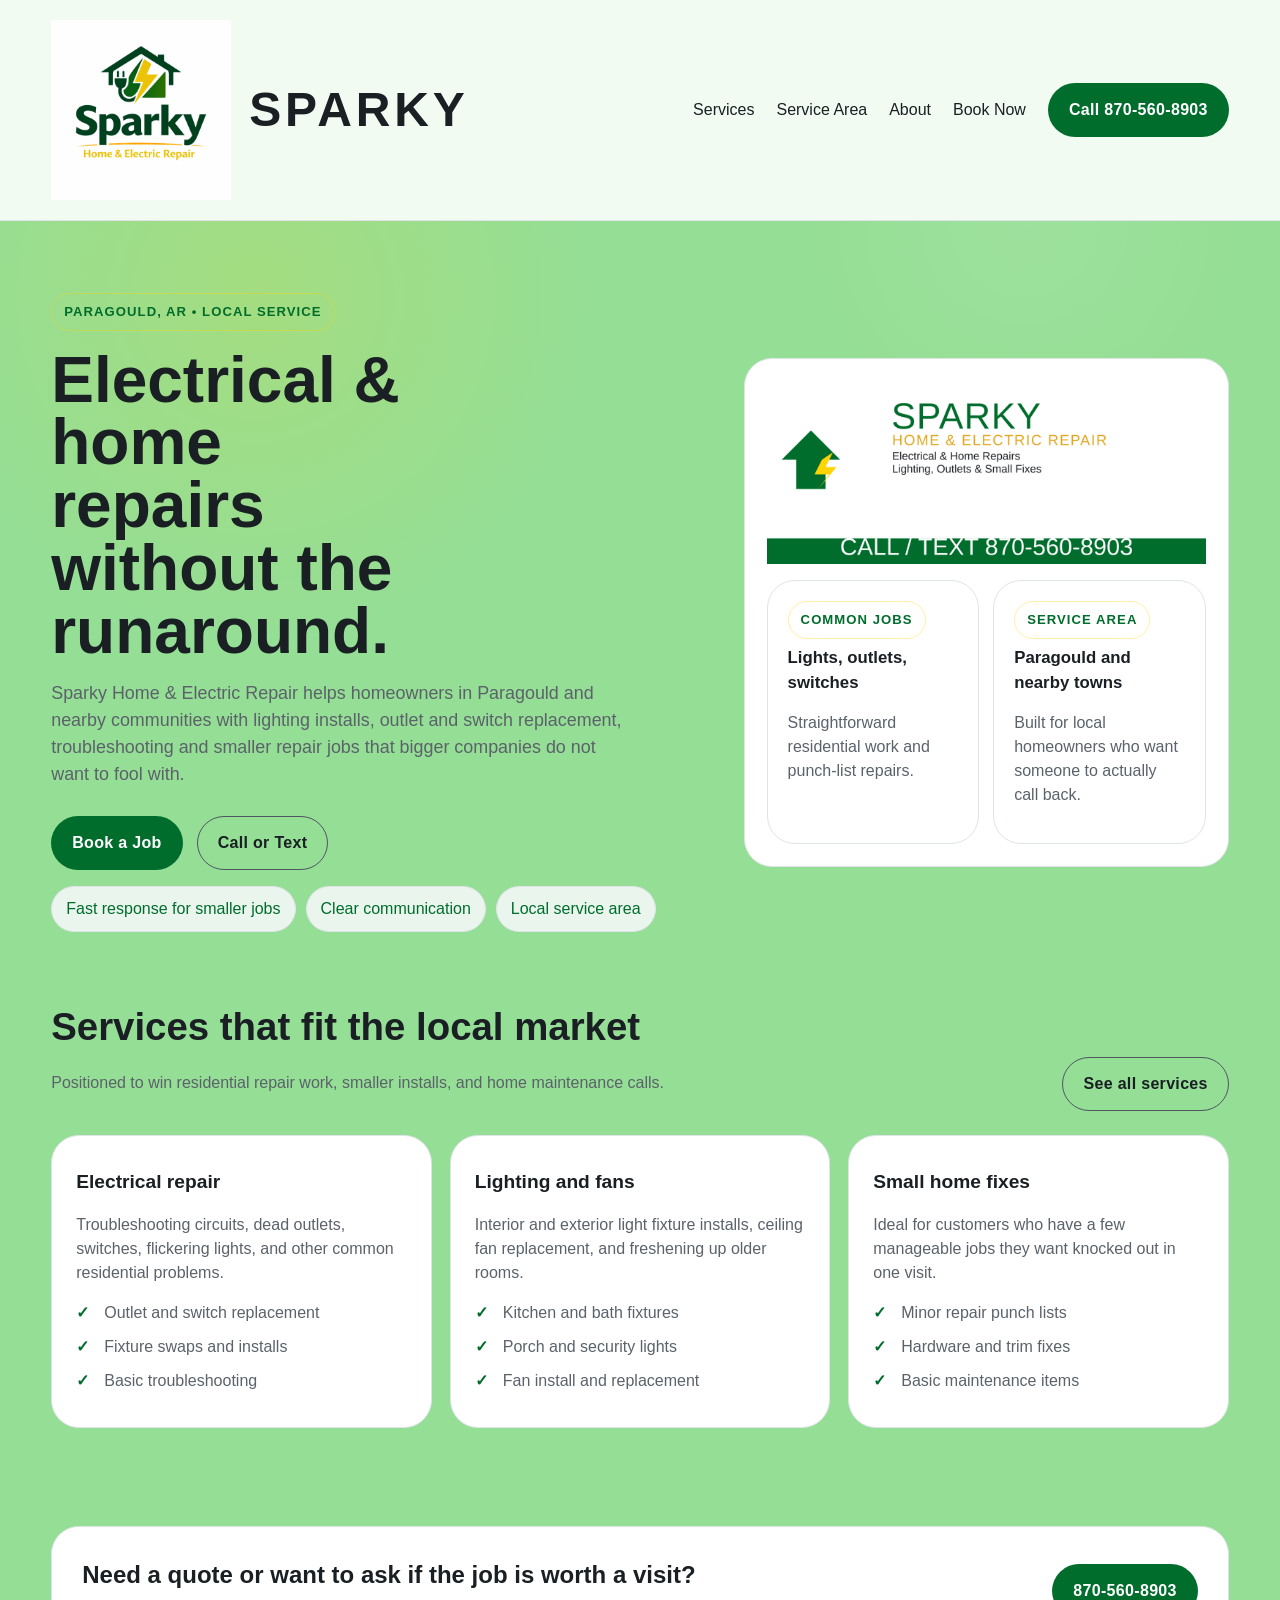
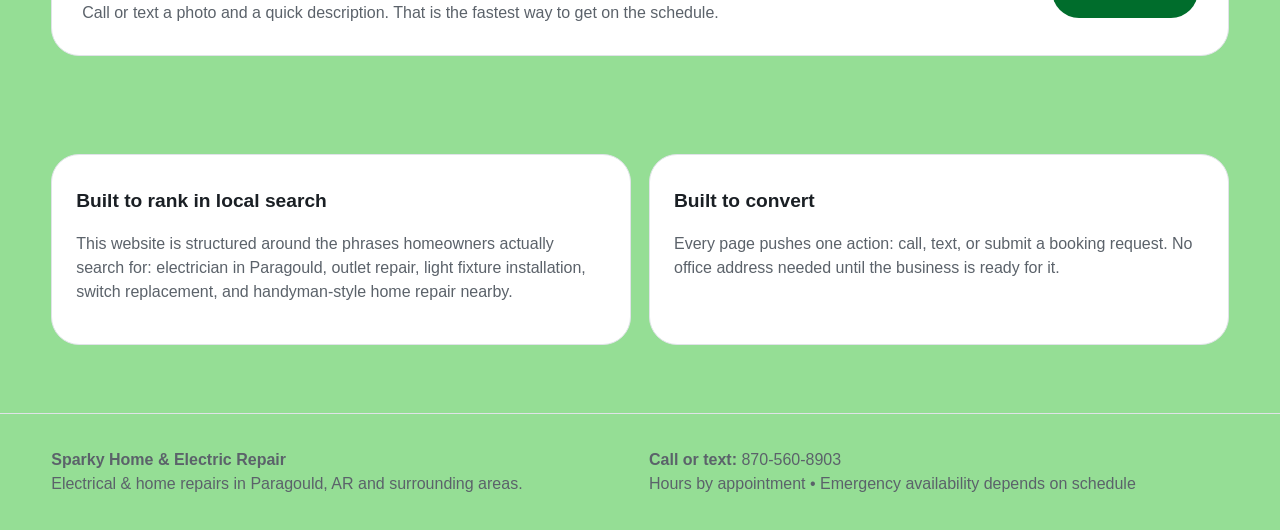
<file: index.html>
<!DOCTYPE html>
<html lang="en">
<head>
  <meta charset="utf-8">
  <meta name="viewport" content="width=device-width, initial-scale=1">
  <title>Sparky Home &amp; Electric Repair | Electrical &amp; Home Repairs in Paragould, AR</title>
  <meta name="description" content="Sparky Home &amp; Electric Repair offers residential electrical repairs, lighting installs, outlet and switch work, and small home fixes in Paragould, AR and surrounding areas.">
  <!-- Canonical and Open Graph tags help search engines and social media understand the page -->
  <link rel="canonical" href="https://example.com/">
  <meta property="og:title" content="Sparky Home &amp; Electric Repair">
  <meta property="og:description" content="Electrical &amp; home repairs in Paragould, AR and nearby communities.">
  <meta property="og:type" content="website">
  <meta property="og:image" content="assets/logo-sparky.png">
  <link rel="stylesheet" href="assets/styles.css">
  <!-- Local business structured data for SEO -->
  <script type="application/ld+json">
  {
    "@context": "https://schema.org",
    "@type": "HomeAndConstructionBusiness",
    "name": "Sparky Home & Electric Repair",
    "image": "assets/logo-sparky.png",
    "telephone": "+1-870-560-8903",
    "areaServed": [
      "Paragould, AR",
      "Jonesboro, AR",
      "Greene County, AR",
      "Northeast Arkansas"
    ],
    "url": "https://example.com/",
    "address": {
      "@type": "PostalAddress",
      "addressLocality": "Paragould",
      "addressRegion": "AR",
      "addressCountry": "US"
    },
    "priceRange": "$$",
    "serviceType": [
      "Electrical repair",
      "Lighting installation",
      "Outlet and switch repair",
      "Small home repairs"
    ]
  }
  </script>
</head>
<body>
  <header class="topbar">
    <div class="container nav">
      <a class="brand" href="index.html"><img src="assets/logo-sparky.png" alt="Sparky logo"><span>SPARKY</span></a>
      <nav class="navlinks">
        <a href="services.html">Services</a>
        <a href="service-area.html">Service Area</a>
        <a href="about.html">About</a>
        <a href="booking.html">Book Now</a>
        <a class="btn" href="tel:18705608903">Call 870-560-8903</a>
      </nav>
    </div>
  </header>

  <main>
    <!-- Hero section introduces the company and prompts action -->
    <section class="hero">
      <div class="container hero-grid">
        <div>
          <span class="eyebrow">Paragould, AR • Local service</span>
          <h1>Electrical &amp; home repairs without the runaround.</h1>
          <p class="lead">Sparky Home &amp; Electric Repair helps homeowners in Paragould and nearby communities with lighting installs, outlet and switch replacement, troubleshooting and smaller repair jobs that bigger companies do not want to fool with.</p>
          <div class="actions">
            <a class="btn" href="booking.html">Book a Job</a>
            <a class="btn-secondary" href="tel:18705608903">Call or Text</a>
          </div>
          <div class="pill-row">
            <span class="pill">Fast response for smaller jobs</span>
            <span class="pill">Clear communication</span>
            <span class="pill">Local service area</span>
          </div>
        </div>
        <div class="hero-card">
          <!-- Responsive hero graphic.  The decal shows the brand and
               tagline and swaps sizes based on screen width. -->
          <img src="assets/truck-decal-md.png"
               srcset="assets/truck-decal-sm.png 600w, assets/truck-decal-md.png 1200w, assets/truck-decal-lg.png 1800w"
               sizes="(max-width: 600px) 100vw, (max-width: 900px) 50vw, 50vw"
               alt="Sparky truck decal concept">
          <div class="hero-badges">
            <div class="stat">
              <div class="eyebrow">Common jobs</div>
              <h3>Lights, outlets, switches</h3>
              <p class="muted">Straightforward residential work and punch‑list repairs.</p>
            </div>
            <div class="stat">
              <div class="eyebrow">Service area</div>
              <h3>Paragould and nearby towns</h3>
              <p class="muted">Built for local homeowners who want someone to actually call back.</p>
            </div>
          </div>
        </div>
      </div>
    </section>

    <!-- Services section summarises the offerings -->
    <section>
      <div class="container">
        <div class="section-head">
          <div>
            <h2>Services that fit the local market</h2>
            <p class="muted">Positioned to win residential repair work, smaller installs, and home maintenance calls.</p>
          </div>
          <a class="btn-secondary" href="services.html">See all services</a>
        </div>
        <div class="grid-3">
          <article class="service-card">
            <h3>Electrical repair</h3>
            <p>Troubleshooting circuits, dead outlets, switches, flickering lights, and other common residential problems.</p>
            <ul class="checklist">
              <li>Outlet and switch replacement</li>
              <li>Fixture swaps and installs</li>
              <li>Basic troubleshooting</li>
            </ul>
          </article>
          <article class="service-card">
            <h3>Lighting and fans</h3>
            <p>Interior and exterior light fixture installs, ceiling fan replacement, and freshening up older rooms.</p>
            <ul class="checklist">
              <li>Kitchen and bath fixtures</li>
              <li>Porch and security lights</li>
              <li>Fan install and replacement</li>
            </ul>
          </article>
          <article class="service-card">
            <h3>Small home fixes</h3>
            <p>Ideal for customers who have a few manageable jobs they want knocked out in one visit.</p>
            <ul class="checklist">
              <li>Minor repair punch lists</li>
              <li>Hardware and trim fixes</li>
              <li>Basic maintenance items</li>
            </ul>
          </article>
        </div>
      </div>
    </section>

    <!-- Call to action -->
    <section>
      <div class="container cta-card">
        <div>
          <h2 style="margin:0 0 8px">Need a quote or want to ask if the job is worth a visit?</h2>
          <p class="muted" style="margin:0">Call or text a photo and a quick description. That is the fastest way to get on the schedule.</p>
        </div>
        <a class="btn" href="tel:18705608903">870-560-8903</a>
      </div>
    </section>

    <!-- Value props -->
    <section>
      <div class="container grid-2">
        <div class="card">
          <h3>Built to rank in local search</h3>
          <p>This website is structured around the phrases homeowners actually search for: electrician in Paragould, outlet repair, light fixture installation, switch replacement, and handyman-style home repair nearby.</p>
        </div>
        <div class="card">
          <h3>Built to convert</h3>
          <p>Every page pushes one action: call, text, or submit a booking request. No office address needed until the business is ready for it.</p>
        </div>
      </div>
    </section>
  </main>

  <footer class="footer">
    <div class="container two-col">
      <div>
        <strong>Sparky Home &amp; Electric Repair</strong><br>
        <span class="muted">Electrical &amp; home repairs in Paragould, AR and surrounding areas.</span>
      </div>
      <div>
        <strong>Call or text:</strong> <a href="tel:18705608903">870-560-8903</a><br>
        <span class="muted">Hours by appointment • Emergency availability depends on schedule</span>
      </div>
    </div>
  </footer>
  <script src="assets/app.js"></script>
</body>
</html>
</file>
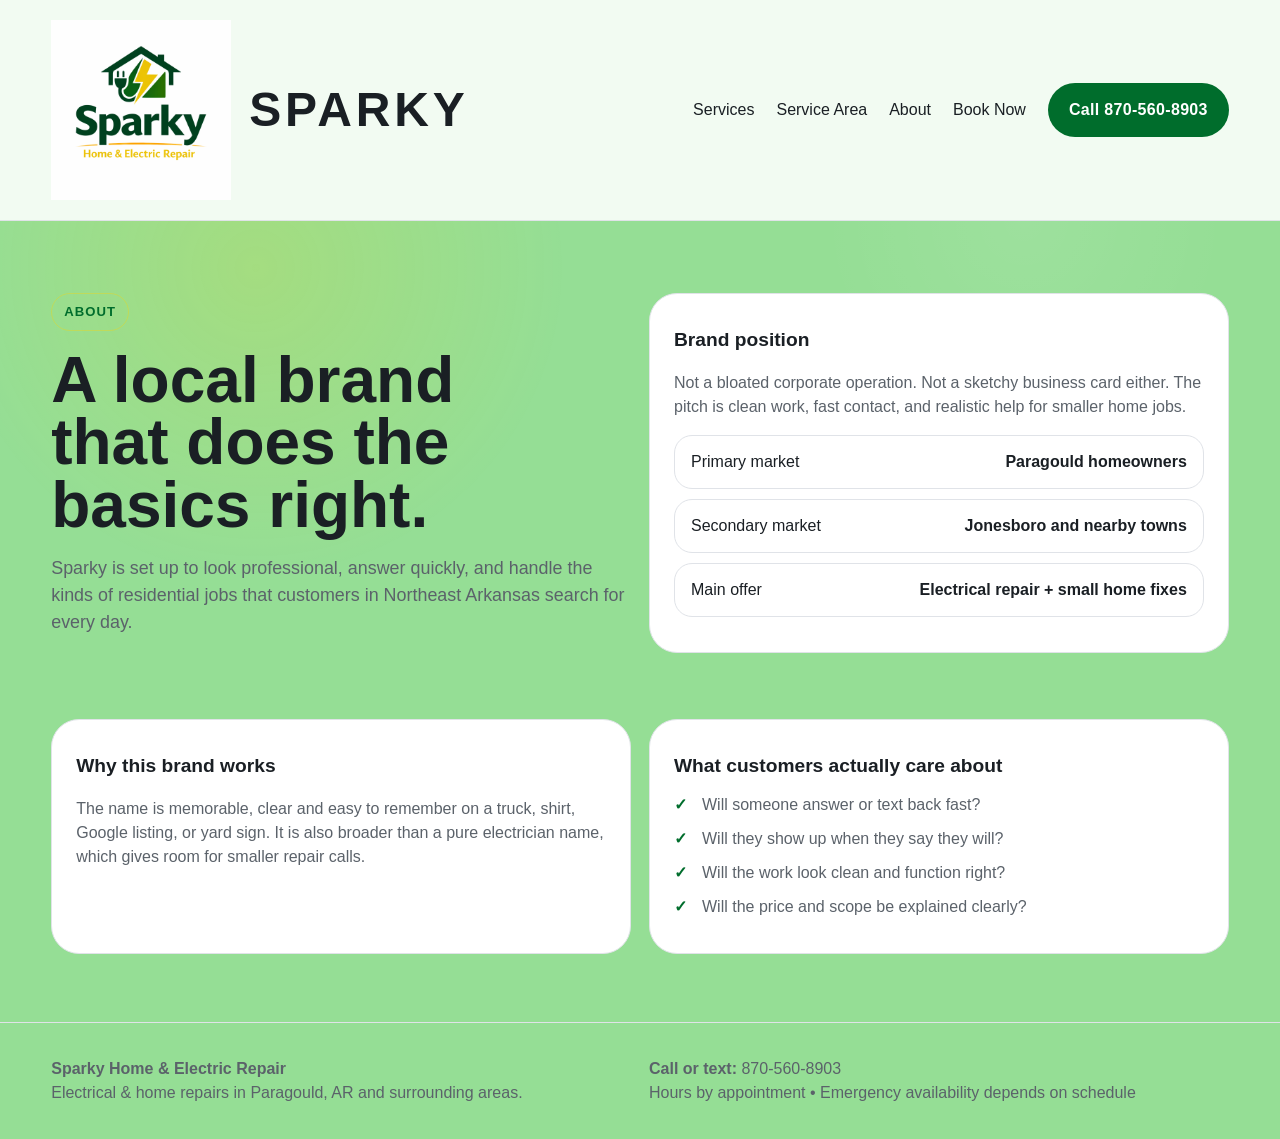
<file: about.html>
<!DOCTYPE html>
<html lang="en">
<head>
  <meta charset="utf-8">
  <meta name="viewport" content="width=device-width, initial-scale=1">
  <title>About | Sparky Home &amp; Electric Repair</title>
  <meta name="description" content="Local home service business based in Paragould, Arkansas serving nearby communities.">
  <link rel="stylesheet" href="assets/styles.css">
</head>
<body>
  <header class="topbar">
    <div class="container nav">
      <a class="brand" href="index.html"><img src="assets/logo-sparky.png" alt="Sparky logo"><span>SPARKY</span></a>
      <nav class="navlinks">
        <a href="services.html">Services</a>
        <a href="service-area.html">Service Area</a>
        <a href="about.html">About</a>
        <a href="booking.html">Book Now</a>
        <a class="btn" href="tel:18705608903">Call 870-560-8903</a>
      </nav>
    </div>
  </header>

  <main>
    <section class="hero">
      <div class="container grid-2">
        <div>
          <span class="eyebrow">About</span>
          <h1 style="max-width:12ch">A local brand that does the basics right.</h1>
          <p class="lead">Sparky is set up to look professional, answer quickly, and handle the kinds of residential jobs that customers in Northeast Arkansas search for every day.</p>
        </div>
        <div class="card">
          <h3>Brand position</h3>
          <p>Not a bloated corporate operation. Not a sketchy business card either. The pitch is clean work, fast contact, and realistic help for smaller home jobs.</p>
          <div class="table-like">
            <div><span>Primary market</span><strong>Paragould homeowners</strong></div>
            <div><span>Secondary market</span><strong>Jonesboro and nearby towns</strong></div>
            <div><span>Main offer</span><strong>Electrical repair + small home fixes</strong></div>
          </div>
        </div>
      </div>
    </section>

    <section>
      <div class="container grid-2">
        <div class="card">
          <h3>Why this brand works</h3>
          <p>The name is memorable, clear and easy to remember on a truck, shirt, Google listing, or yard sign. It is also broader than a pure electrician name, which gives room for smaller repair calls.</p>
        </div>
        <div class="card">
          <h3>What customers actually care about</h3>
          <ul class="checklist">
            <li>Will someone answer or text back fast?</li>
            <li>Will they show up when they say they will?</li>
            <li>Will the work look clean and function right?</li>
            <li>Will the price and scope be explained clearly?</li>
          </ul>
        </div>
      </div>
    </section>
  </main>

  <footer class="footer">
    <div class="container two-col">
      <div>
        <strong>Sparky Home &amp; Electric Repair</strong><br>
        <span class="muted">Electrical &amp; home repairs in Paragould, AR and surrounding areas.</span>
      </div>
      <div>
        <strong>Call or text:</strong> <a href="tel:18705608903">870-560-8903</a><br>
        <span class="muted">Hours by appointment • Emergency availability depends on schedule</span>
      </div>
    </div>
  </footer>
</body>
</html>
</file>
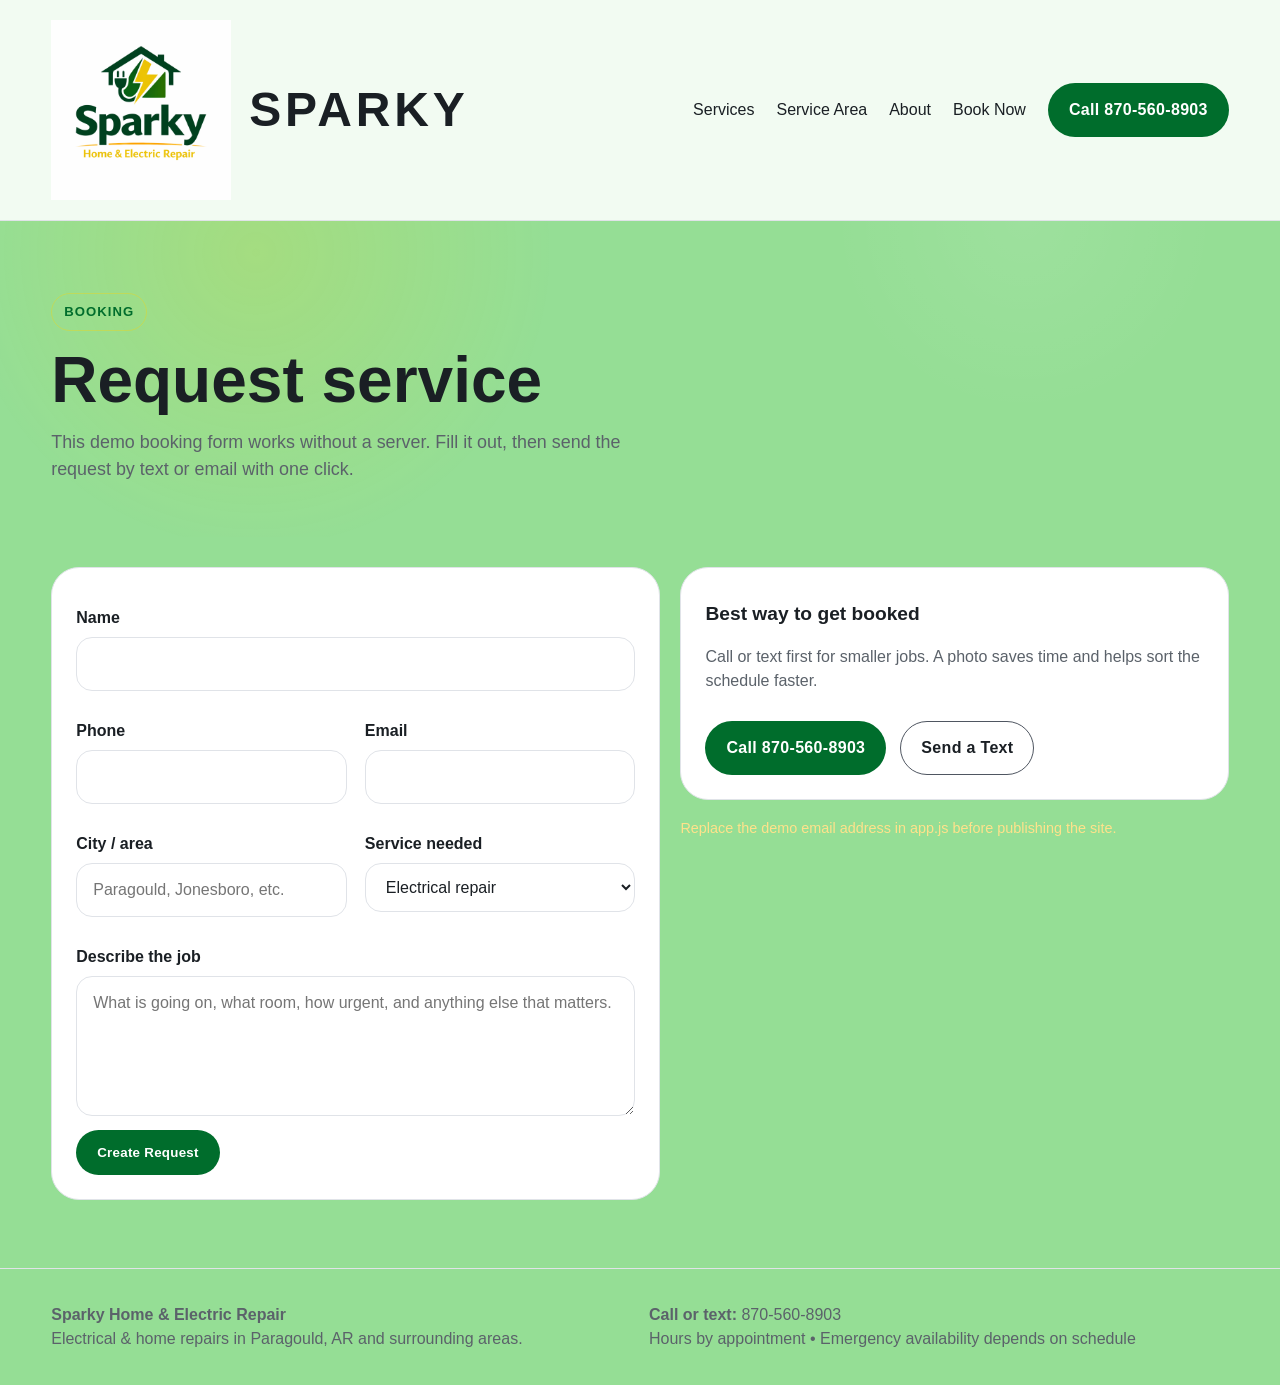
<file: booking.html>
<!DOCTYPE html>
<html lang="en">
<head>
  <meta charset="utf-8">
  <meta name="viewport" content="width=device-width, initial-scale=1">
  <title>Book Service | Sparky Home &amp; Electric Repair</title>
  <meta name="description" content="Book electrical repair or small home fixes in Paragould, AR and surrounding areas.">
  <link rel="stylesheet" href="assets/styles.css">
</head>
<body>
  <header class="topbar">
    <div class="container nav">
      <a class="brand" href="index.html"><img src="assets/logo-sparky.png" alt="Sparky logo"><span>SPARKY</span></a>
      <nav class="navlinks">
        <a href="services.html">Services</a>
        <a href="service-area.html">Service Area</a>
        <a href="about.html">About</a>
        <a href="booking.html">Book Now</a>
        <a class="btn" href="tel:18705608903">Call 870-560-8903</a>
      </nav>
    </div>
  </header>

  <main>
    <section class="hero">
      <div class="container">
        <span class="eyebrow">Booking</span>
        <h1 style="max-width:none">Request service</h1>
        <p class="lead">This demo booking form works without a server. Fill it out, then send the request by text or email with one click.</p>
      </div>
    </section>
    <section>
      <div class="container form-wrap">
        <div class="card form-card">
          <form id="booking-form">
            <div class="field">
              <label for="name">Name</label>
              <input id="name" name="name" required>
            </div>
            <div class="two-col">
              <div class="field">
                <label for="phone">Phone</label>
                <input id="phone" name="phone" required>
              </div>
              <div class="field">
                <label for="email">Email</label>
                <input id="email" name="email" type="email">
              </div>
            </div>
            <div class="two-col">
              <div class="field">
                <label for="area">City / area</label>
                <input id="area" name="area" placeholder="Paragould, Jonesboro, etc." required>
              </div>
              <div class="field">
                <label for="service">Service needed</label>
                <select id="service" name="service">
                  <option>Electrical repair</option>
                  <option>Lighting / fixture install</option>
                  <option>Outlet / switch replacement</option>
                  <option>Ceiling fan</option>
                  <option>Small home repair</option>
                  <option>Other</option>
                </select>
              </div>
            </div>
            <div class="field">
              <label for="details">Describe the job</label>
              <textarea id="details" name="details" placeholder="What is going on, what room, how urgent, and anything else that matters."></textarea>
            </div>
            <button class="btn" type="submit">Create Request</button>
          </form>
        </div>
        <div>
          <div class="card">
            <h3>Best way to get booked</h3>
            <p class="muted">Call or text first for smaller jobs. A photo saves time and helps sort the schedule faster.</p>
            <div class="actions">
              <a class="btn" href="tel:18705608903">Call 870-560-8903</a>
              <a class="btn-secondary" href="sms:8705608903">Send a Text</a>
            </div>
          </div>
          <div id="booking-result" style="margin-top:18px"></div>
          <p class="warning">Replace the demo email address in app.js before publishing the site.</p>
        </div>
      </div>
    </section>
  </main>

  <footer class="footer">
    <div class="container two-col">
      <div>
        <strong>Sparky Home &amp; Electric Repair</strong><br>
        <span class="muted">Electrical &amp; home repairs in Paragould, AR and surrounding areas.</span>
      </div>
      <div>
        <strong>Call or text:</strong> <a href="tel:18705608903">870-560-8903</a><br>
        <span class="muted">Hours by appointment • Emergency availability depends on schedule</span>
      </div>
    </div>
  </footer>
  <script src="assets/app.js"></script>
</body>
</html>
</file>
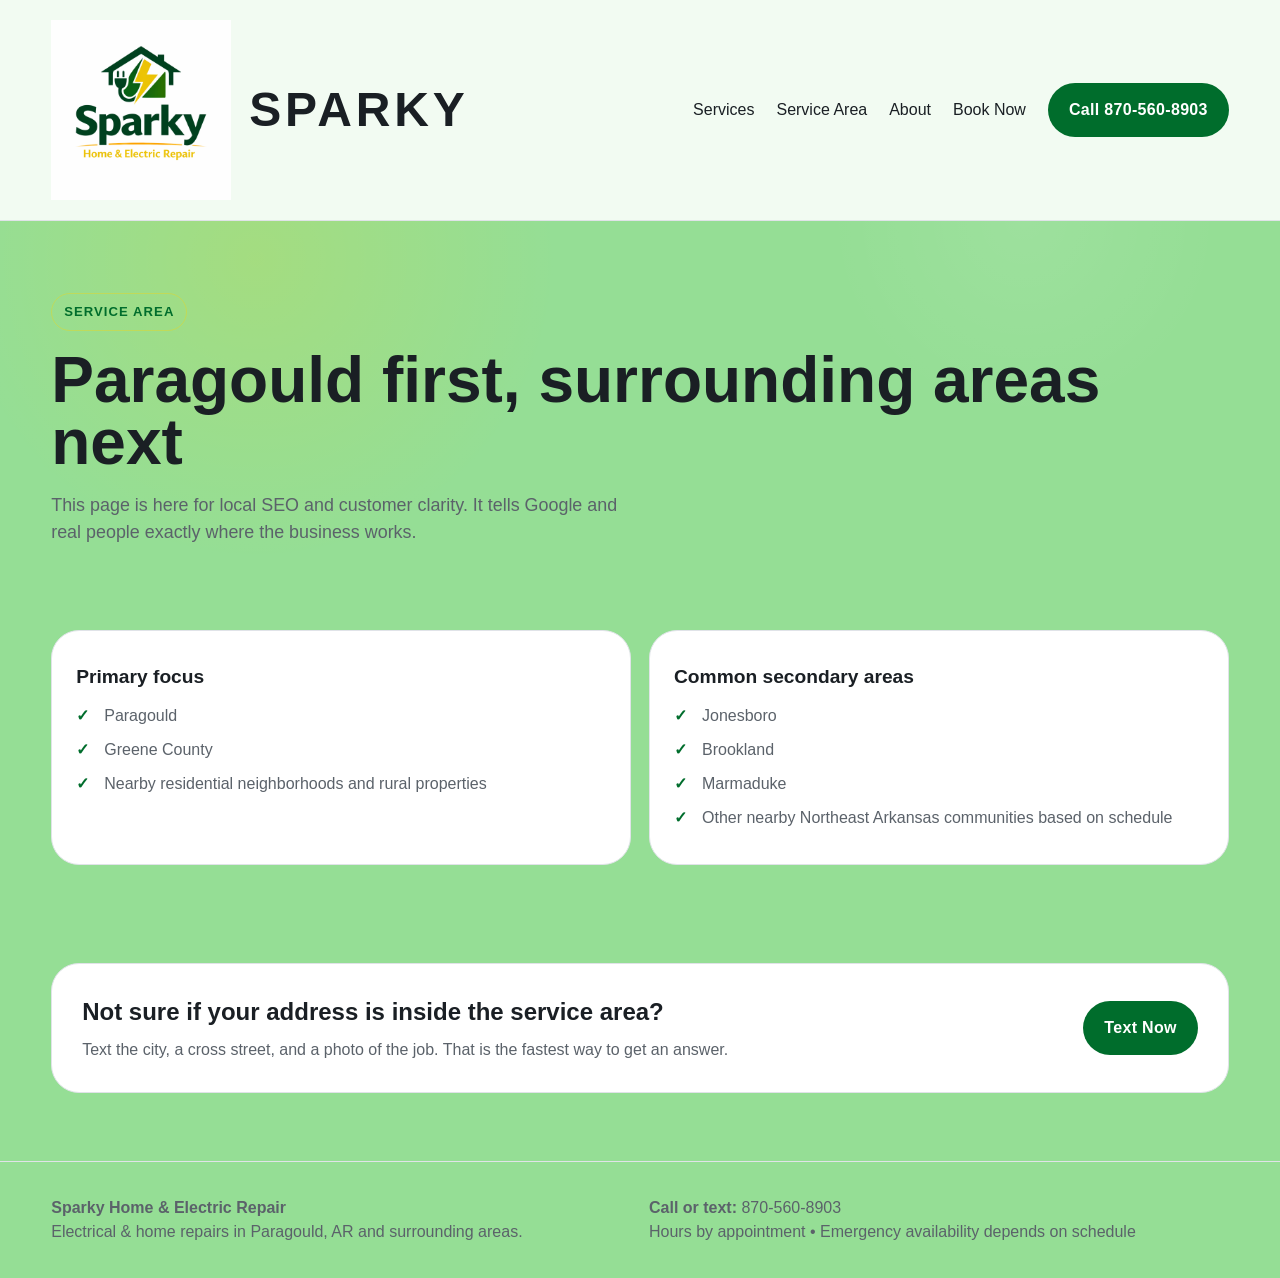
<file: service-area.html>
<!DOCTYPE html>
<html lang="en">
<head>
  <meta charset="utf-8">
  <meta name="viewport" content="width=device-width, initial-scale=1">
  <title>Service Area | Sparky Home &amp; Electric Repair</title>
  <meta name="description" content="Serving Paragould, AR and surrounding Northeast Arkansas communities.">
  <link rel="stylesheet" href="assets/styles.css">
</head>
<body>
  <header class="topbar">
    <div class="container nav">
      <a class="brand" href="index.html"><img src="assets/logo-sparky.png" alt="Sparky logo"><span>SPARKY</span></a>
      <nav class="navlinks">
        <a href="services.html">Services</a>
        <a href="service-area.html">Service Area</a>
        <a href="about.html">About</a>
        <a href="booking.html">Book Now</a>
        <a class="btn" href="tel:18705608903">Call 870-560-8903</a>
      </nav>
    </div>
  </header>

  <main>
    <section class="hero">
      <div class="container">
        <span class="eyebrow">Service Area</span>
        <h1 style="max-width:none">Paragould first, surrounding areas next</h1>
        <p class="lead">This page is here for local SEO and customer clarity. It tells Google and real people exactly where the business works.</p>
      </div>
    </section>
    <section>
      <div class="container grid-2">
        <div class="card">
          <h3>Primary focus</h3>
          <ul class="checklist">
            <li>Paragould</li>
            <li>Greene County</li>
            <li>Nearby residential neighborhoods and rural properties</li>
          </ul>
        </div>
        <div class="card">
          <h3>Common secondary areas</h3>
          <ul class="checklist">
            <li>Jonesboro</li>
            <li>Brookland</li>
            <li>Marmaduke</li>
            <li>Other nearby Northeast Arkansas communities based on schedule</li>
          </ul>
        </div>
      </div>
    </section>
    <section>
      <div class="container cta-card">
        <div>
          <h2 style="margin:0 0 8px">Not sure if your address is inside the service area?</h2>
          <p class="muted" style="margin:0">Text the city, a cross street, and a photo of the job. That is the fastest way to get an answer.</p>
        </div>
        <a class="btn" href="sms:8705608903">Text Now</a>
      </div>
    </section>
  </main>

  <footer class="footer">
    <div class="container two-col">
      <div>
        <strong>Sparky Home &amp; Electric Repair</strong><br>
        <span class="muted">Electrical &amp; home repairs in Paragould, AR and surrounding areas.</span>
      </div>
      <div>
        <strong>Call or text:</strong> <a href="tel:18705608903">870-560-8903</a><br>
        <span class="muted">Hours by appointment • Emergency availability depends on schedule</span>
      </div>
    </div>
  </footer>
</body>
</html>
</file>
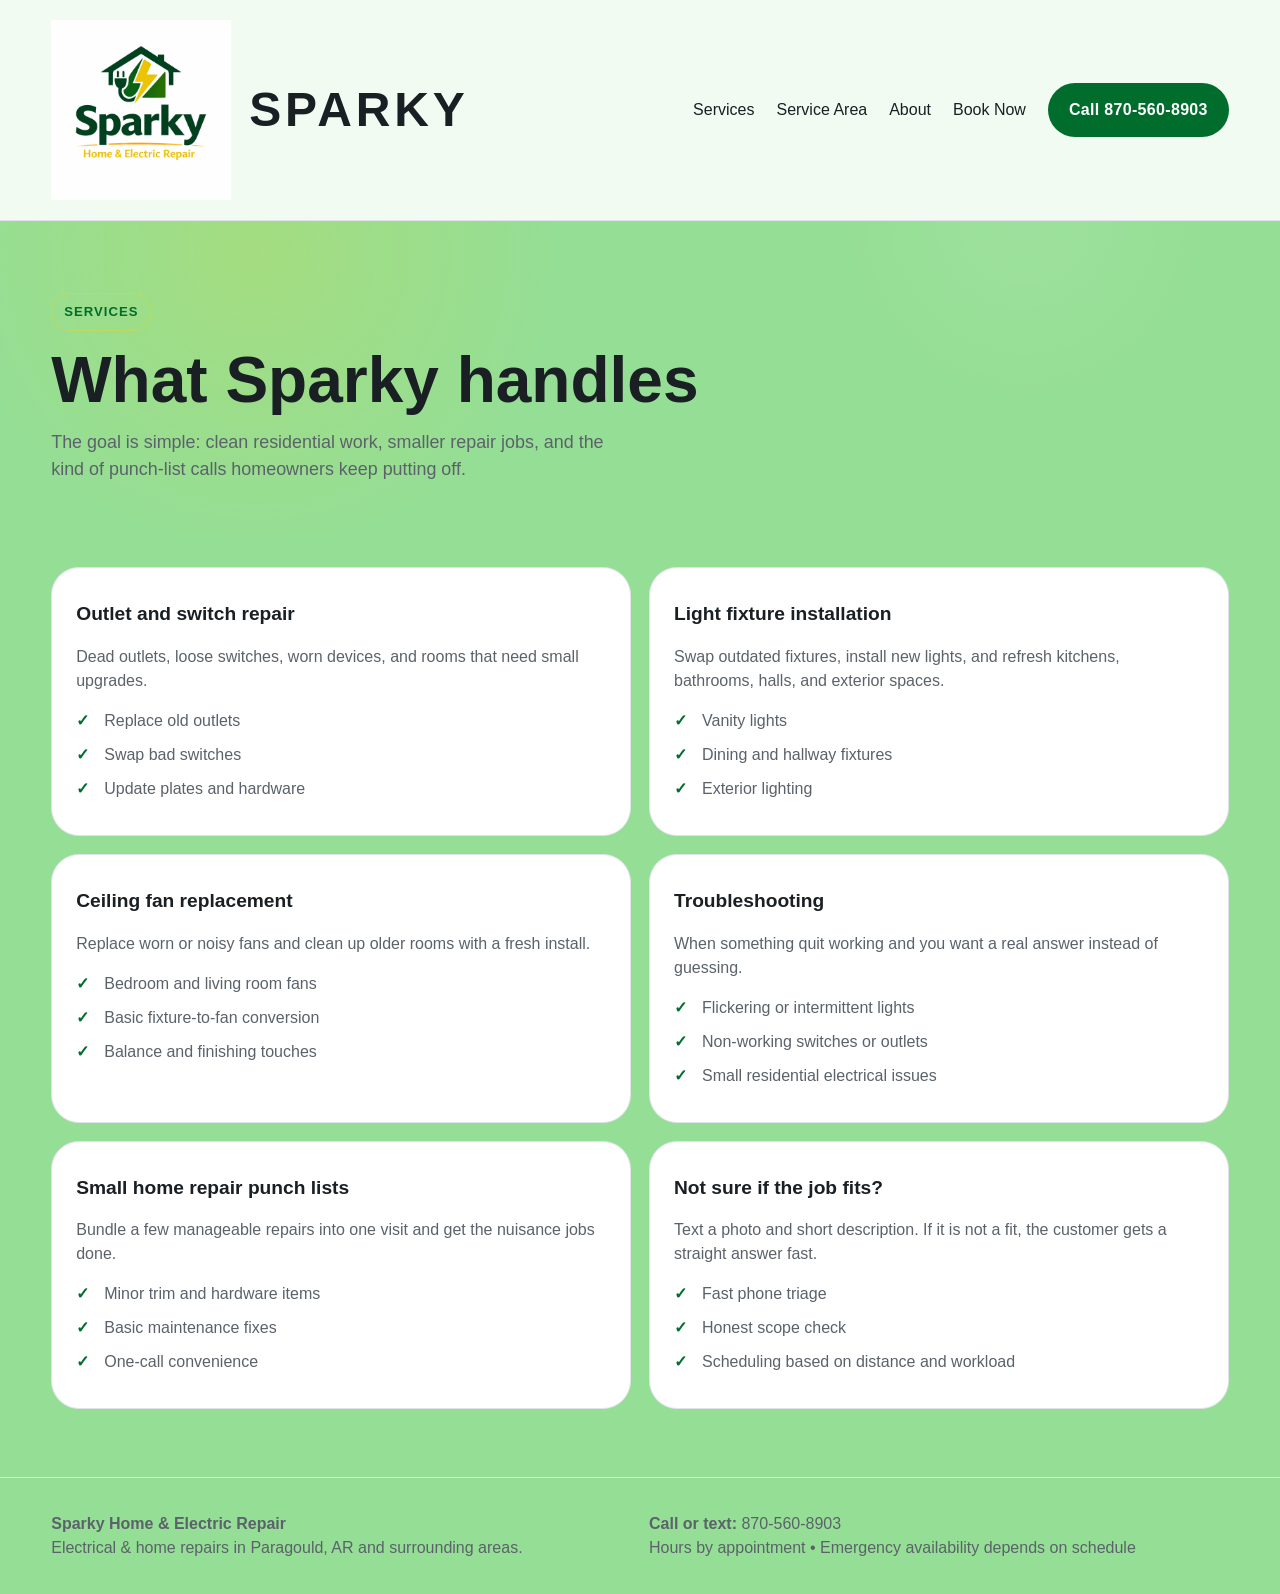
<file: services.html>
<!DOCTYPE html>
<html lang="en">
<head>
  <meta charset="utf-8">
  <meta name="viewport" content="width=device-width, initial-scale=1">
  <title>Services | Sparky Home &amp; Electric Repair</title>
  <meta name="description" content="Electrical repair, lighting, outlet and switch work, and small home fixes in Paragould, Arkansas.">
  <link rel="stylesheet" href="assets/styles.css">
</head>
<body>
  <header class="topbar">
    <div class="container nav">
      <a class="brand" href="index.html"><img src="assets/logo-sparky.png" alt="Sparky logo"><span>SPARKY</span></a>
      <nav class="navlinks">
        <a href="services.html">Services</a>
        <a href="service-area.html">Service Area</a>
        <a href="about.html">About</a>
        <a href="booking.html">Book Now</a>
        <a class="btn" href="tel:18705608903">Call 870-560-8903</a>
      </nav>
    </div>
  </header>

  <main>
    <section class="hero">
      <div class="container">
        <span class="eyebrow">Services</span>
        <h1 style="max-width:none">What Sparky handles</h1>
        <p class="lead">The goal is simple: clean residential work, smaller repair jobs, and the kind of punch‑list calls homeowners keep putting off.</p>
      </div>
    </section>
    <section>
      <div class="container grid-2">
        <article class="service-card">
          <h3>Outlet and switch repair</h3>
          <p>Dead outlets, loose switches, worn devices, and rooms that need small upgrades.</p>
          <ul class="checklist">
            <li>Replace old outlets</li>
            <li>Swap bad switches</li>
            <li>Update plates and hardware</li>
          </ul>
        </article>
        <article class="service-card">
          <h3>Light fixture installation</h3>
          <p>Swap outdated fixtures, install new lights, and refresh kitchens, bathrooms, halls, and exterior spaces.</p>
          <ul class="checklist">
            <li>Vanity lights</li>
            <li>Dining and hallway fixtures</li>
            <li>Exterior lighting</li>
          </ul>
        </article>
        <article class="service-card">
          <h3>Ceiling fan replacement</h3>
          <p>Replace worn or noisy fans and clean up older rooms with a fresh install.</p>
          <ul class="checklist">
            <li>Bedroom and living room fans</li>
            <li>Basic fixture‑to‑fan conversion</li>
            <li>Balance and finishing touches</li>
          </ul>
        </article>
        <article class="service-card">
          <h3>Troubleshooting</h3>
          <p>When something quit working and you want a real answer instead of guessing.</p>
          <ul class="checklist">
            <li>Flickering or intermittent lights</li>
            <li>Non‑working switches or outlets</li>
            <li>Small residential electrical issues</li>
          </ul>
        </article>
        <article class="service-card">
          <h3>Small home repair punch lists</h3>
          <p>Bundle a few manageable repairs into one visit and get the nuisance jobs done.</p>
          <ul class="checklist">
            <li>Minor trim and hardware items</li>
            <li>Basic maintenance fixes</li>
            <li>One‑call convenience</li>
          </ul>
        </article>
        <article class="service-card">
          <h3>Not sure if the job fits?</h3>
          <p>Text a photo and short description. If it is not a fit, the customer gets a straight answer fast.</p>
          <ul class="checklist">
            <li>Fast phone triage</li>
            <li>Honest scope check</li>
            <li>Scheduling based on distance and workload</li>
          </ul>
        </article>
      </div>
    </section>
  </main>

  <footer class="footer">
    <div class="container two-col">
      <div>
        <strong>Sparky Home &amp; Electric Repair</strong><br>
        <span class="muted">Electrical &amp; home repairs in Paragould, AR and surrounding areas.</span>
      </div>
      <div>
        <strong>Call or text:</strong> <a href="tel:18705608903">870-560-8903</a><br>
        <span class="muted">Hours by appointment • Emergency availability depends on schedule</span>
      </div>
    </div>
  </footer>
</body>
</html>
</file>
<file: assets/styles.css>
/*
 * Ensure the truck decal graphic in the hero section scales appropriately on
 * small and medium screens. Without an explicit width/height, the large
 * SVG can overflow its container and cause important text to be clipped.
 */
.hero-card img{
  width:100%;
  height:auto;
  object-fit:contain;
  display:block;
}

:root{
  /* Light theme palette inspired by the business card.  The darker blues and blacks
     used in the original site have been replaced with lighter neutrals.  The brand
     colors now use green hues to evoke the Sparky logo. */
  --bg:#95de95;           /* overall page background: neutral light green */
  --card:#ffffff;         /* cards and containers: white */
  --text:#1a1f24;         /* primary text: dark gray */
  --muted:#5b626a;        /* secondary/muted text: medium gray */
  --line:#e0e3e8;         /* separators and borders: light gray */
  --brand:#006d2c;        /* brand primary color: dark green */
  --brand-dark:#00501f;   /* brand dark shade: deeper green */
  --ink:#ffffff;          /* button text color on brand backgrounds: white */
  --success:#1f8f53;      /* success color: unchanged */
  --max:1180px;
}
*{box-sizing:border-box}html{scroll-behavior:smooth}body{margin:0;font-family:Inter,Arial,Helvetica,sans-serif;background:var(--bg);color:var(--text);line-height:1.5}a{color:inherit;text-decoration:none}img{max-width:100%;display:block}.container{width:min(var(--max),92vw);margin:0 auto}.topbar{position:sticky;top:0;z-index:30;background:rgba(15,18,22,.88);backdrop-filter:blur(10px);border-bottom:1px solid var(--line)}.nav{display:flex;align-items:center;justify-content:space-between;padding:20px 0;gap:24px}.brand{display:flex;align-items:center;gap:14px;font-weight:900;letter-spacing:.04em}.navlinks{display:flex;gap:22px;align-items:center;flex-wrap:wrap}.btn,.btn-secondary{display:inline-flex;align-items:center;justify-content:center;padding:14px 20px;border-radius:999px;font-weight:800;letter-spacing:.02em;border:1px solid transparent}.btn{background:var(--brand);color:var(--ink)}.btn:hover{background:#ffe14d}.btn-secondary{border-color:#4f5661;color:var(--text)}.btn-secondary:hover{border-color:#6d7580}.hero{padding:72px 0 36px;background:radial-gradient(circle at 20% 10%,rgba(255,212,0,.14),transparent 28%),radial-gradient(circle at 80% 0%,rgba(255,255,255,.08),transparent 18%)}.hero-grid{display:grid;grid-template-columns:1.15fr .85fr;gap:36px;align-items:center}.eyebrow{display:inline-block;padding:8px 12px;border:1px solid rgba(255,212,0,.35);border-radius:999px;color:var(--brand);font-weight:700;text-transform:uppercase;font-size:.82rem;letter-spacing:.08em}.hero h1{font-size:clamp(2.4rem,5vw,4.8rem);line-height:.98;margin:18px 0 18px;max-width:11ch}.lead{font-size:1.12rem;color:var(--muted);max-width:58ch}.actions{display:flex;gap:14px;flex-wrap:wrap;margin-top:28px}.hero-card,.card,.service-card,.cta-card,.stat{background:linear-gradient(180deg,rgba(255,255,255,.03),rgba(255,255,255,.01));border:1px solid var(--line);border-radius:28px}.hero-card{padding:22px}.hero-badges{display:grid;grid-template-columns:repeat(2,1fr);gap:14px;margin-top:16px}.stat{padding:20px}.stat h3{margin:6px 0 8px;font-size:1.05rem}.muted{color:var(--muted)}section{padding:30px 0 68px}.section-head{display:flex;justify-content:space-between;gap:18px;align-items:end;margin-bottom:24px}.section-head h2{font-size:clamp(1.7rem,3vw,2.7rem);margin:0}.grid-3{display:grid;grid-template-columns:repeat(3,1fr);gap:18px}.grid-2{display:grid;grid-template-columns:repeat(2,1fr);gap:18px}.service-card{padding:24px}.service-card h3,.card h3{margin:8px 0 10px;font-size:1.2rem}.service-card p,.card p{color:var(--muted)}.checklist{padding:0;margin:12px 0 0;list-style:none}.checklist li{padding-left:28px;position:relative;margin:10px 0;color:var(--muted)}.checklist li:before{content:'✓';position:absolute;left:0;top:0;color:var(--brand);font-weight:900}.card{padding:24px}.cta-card{padding:30px;display:grid;grid-template-columns:1fr auto;align-items:center;gap:18px;background:linear-gradient(135deg,rgba(255,212,0,.12),rgba(255,255,255,.03))}.review{font-size:1rem;color:var(--muted)}.form-wrap{display:grid;grid-template-columns:1fr .9fr;gap:20px}.form-card{padding:24px}.field{display:flex;flex-direction:column;gap:7px;margin:14px 0}.field label{font-weight:700}.field input,.field textarea,.field select{border:1px solid var(--line);background:#0e1115;color:var(--text);border-radius:16px;padding:14px 16px;font:inherit}.field textarea{min-height:140px;resize:vertical}.small{font-size:.95rem;color:var(--muted)}.footer{padding:34px 0;border-top:1px solid var(--line);color:var(--muted)}.two-col{display:grid;grid-template-columns:1fr 1fr;gap:18px}.pill-row{display:flex;flex-wrap:wrap;gap:10px;margin-top:16px}.pill{padding:10px 14px;border-radius:999px;background:#1a1f24;border:1px solid var(--line);color:var(--muted)}.table-like{display:grid;gap:10px}.table-like div{display:flex;justify-content:space-between;gap:12px;padding:14px 16px;border:1px solid var(--line);border-radius:18px;background:#12161b}.warning{font-size:.9rem;color:#ffe28b}@media (max-width: 920px){.hero-grid,.form-wrap,.grid-3,.grid-2,.two-col,.cta-card{grid-template-columns:1fr}.section-head{align-items:start;flex-direction:column}.nav{flex-wrap:wrap}.navlinks{width:100%;justify-content:flex-start}.hero h1{max-width:none}}

/* Override logo sizes so the graphic is visible on larger screens */
/* Logo sizing and fit for navigation bar.  Using object-fit: contain ensures the
   entire logo fits within the allotted space without being cropped. */
/*
 * Logo sizing for the navigation bar.
 * Increasing the default size makes the full house/plug icon visible even at
 * small dimensions. On desktop screens the logo is shown at 72×72px; on
 * narrow screens it scales down to 60×60px. Object fit is set to
 * contain so that the entire graphic is visible without cropping.
 */


.brand{
  display:flex;
  align-items:center;
  gap:18px;
  font-weight:900;
  letter-spacing:.04em;
}

.brand img{
  height:180px;
  width:auto;
  object-fit:contain;
  display:block;
}

.brand span{
  font-size:3rem;
  font-weight:900;
  line-height:1;
  letter-spacing:.08em;
}

@media (max-width: 920px){
  .brand img{
    height:120px;
  }

  .brand span{
    font-size:2.1rem;
  }
}

@media (max-width: 600px){
  .brand img{
    height:84px;
  }

  .brand span{
    font-size:1.5rem;
  }
}

/* ----------------------------------------------------------------------------
   Light theme overrides

   To convert the dark theme to a light appearance inspired by the business
   card, we override specific components. These styles are appended at the
   end of the stylesheet so they trump the earlier minified rules.
   ------------------------------------------------------------------------- */
/* Make the top navigation bar light and translucent */
.topbar{
  background:rgba(255,255,255,.88) !important;
  border-bottom:1px solid var(--line) !important;
}
/* Set card and container backgrounds to solid white with subtle borders */
.hero-card,
.card,
.service-card,
.cta-card,
.stat,
.form-card,
.table-like div{
  /* Override full background for these elements so they are solid rather than
     translucent gradients. Using the shorthand property ensures we replace
     any existing gradient definitions. */
  background:var(--card) !important;
  border-color:var(--line) !important;
}
/* Lighten pill backgrounds and use brand color for text */
.pill{
  background:#e9f5ed !important;
  border-color:var(--line) !important;
  color:var(--brand) !important;
}
/* Inputs and selects: white backgrounds and dark text */
.field input,
.field textarea,
.field select{
  background:var(--card) !important;
  color:var(--text) !important;
  border-color:var(--line) !important;
}
</file>
